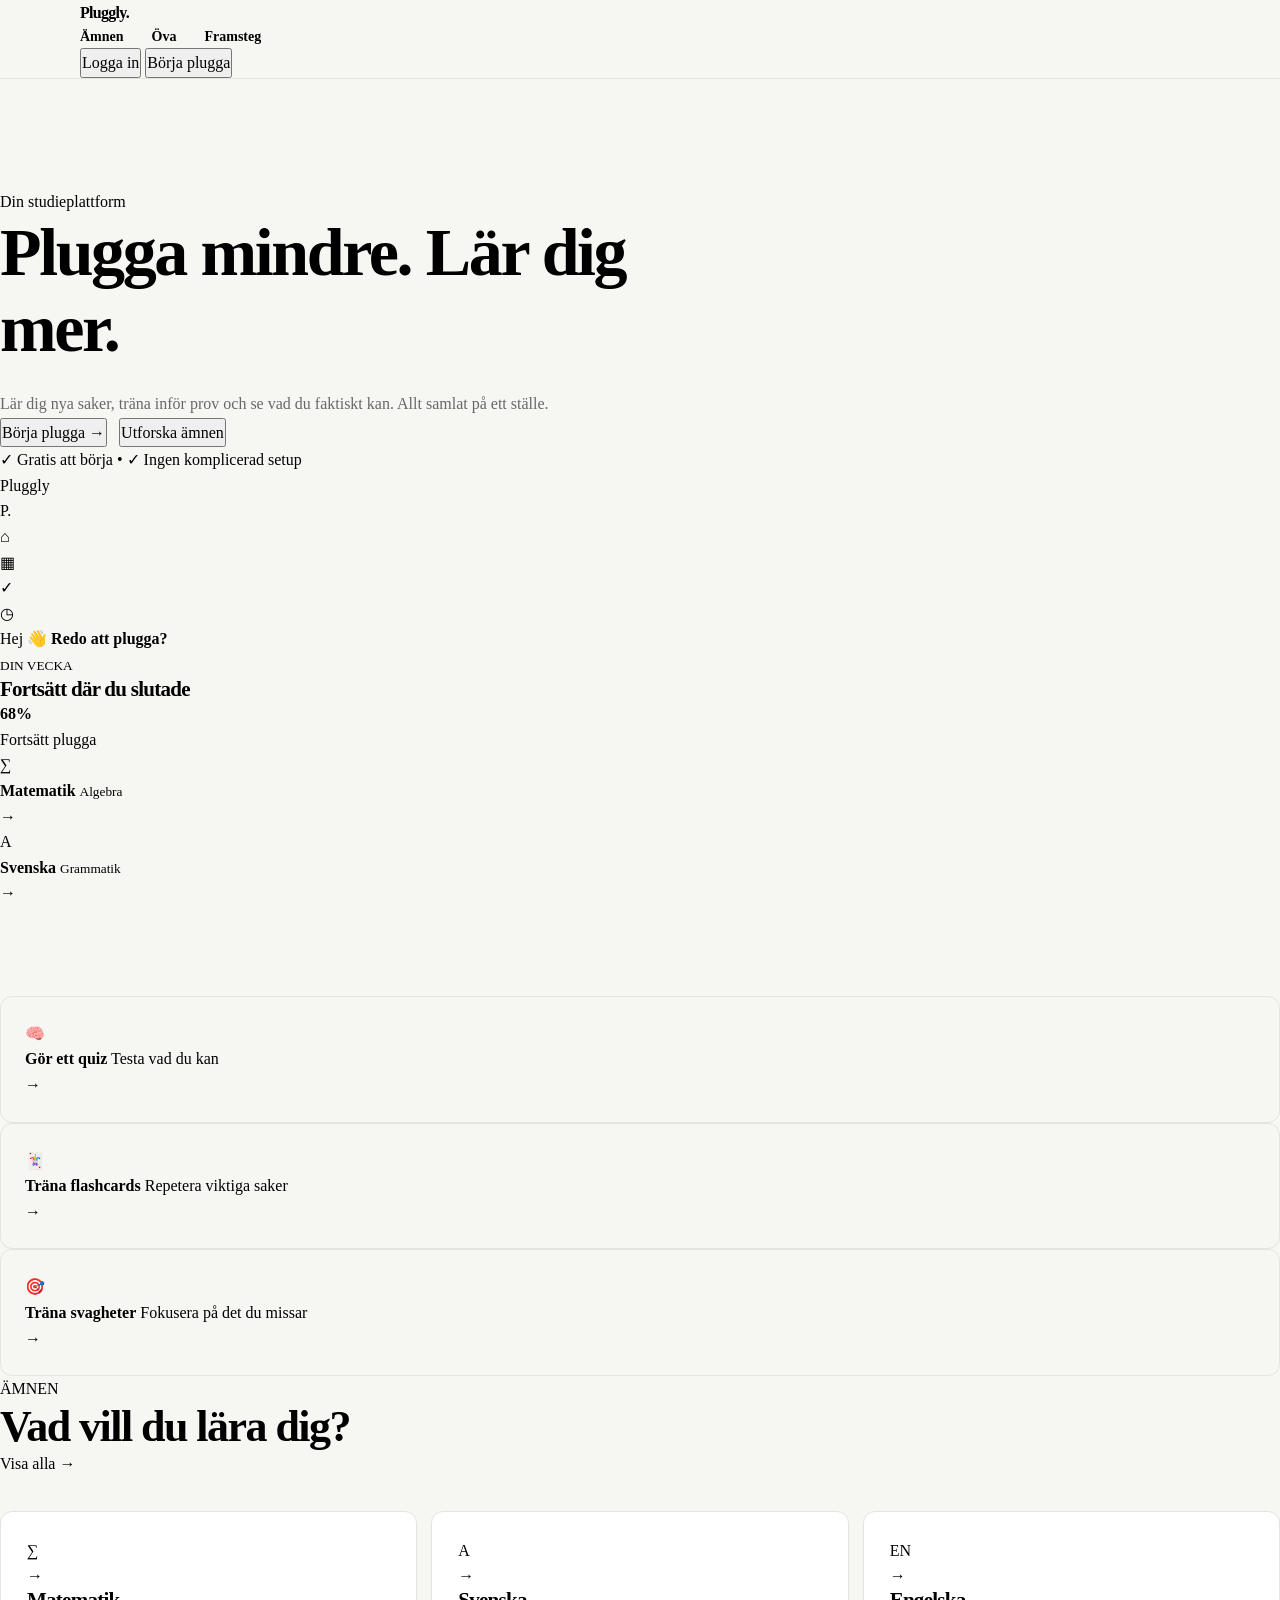
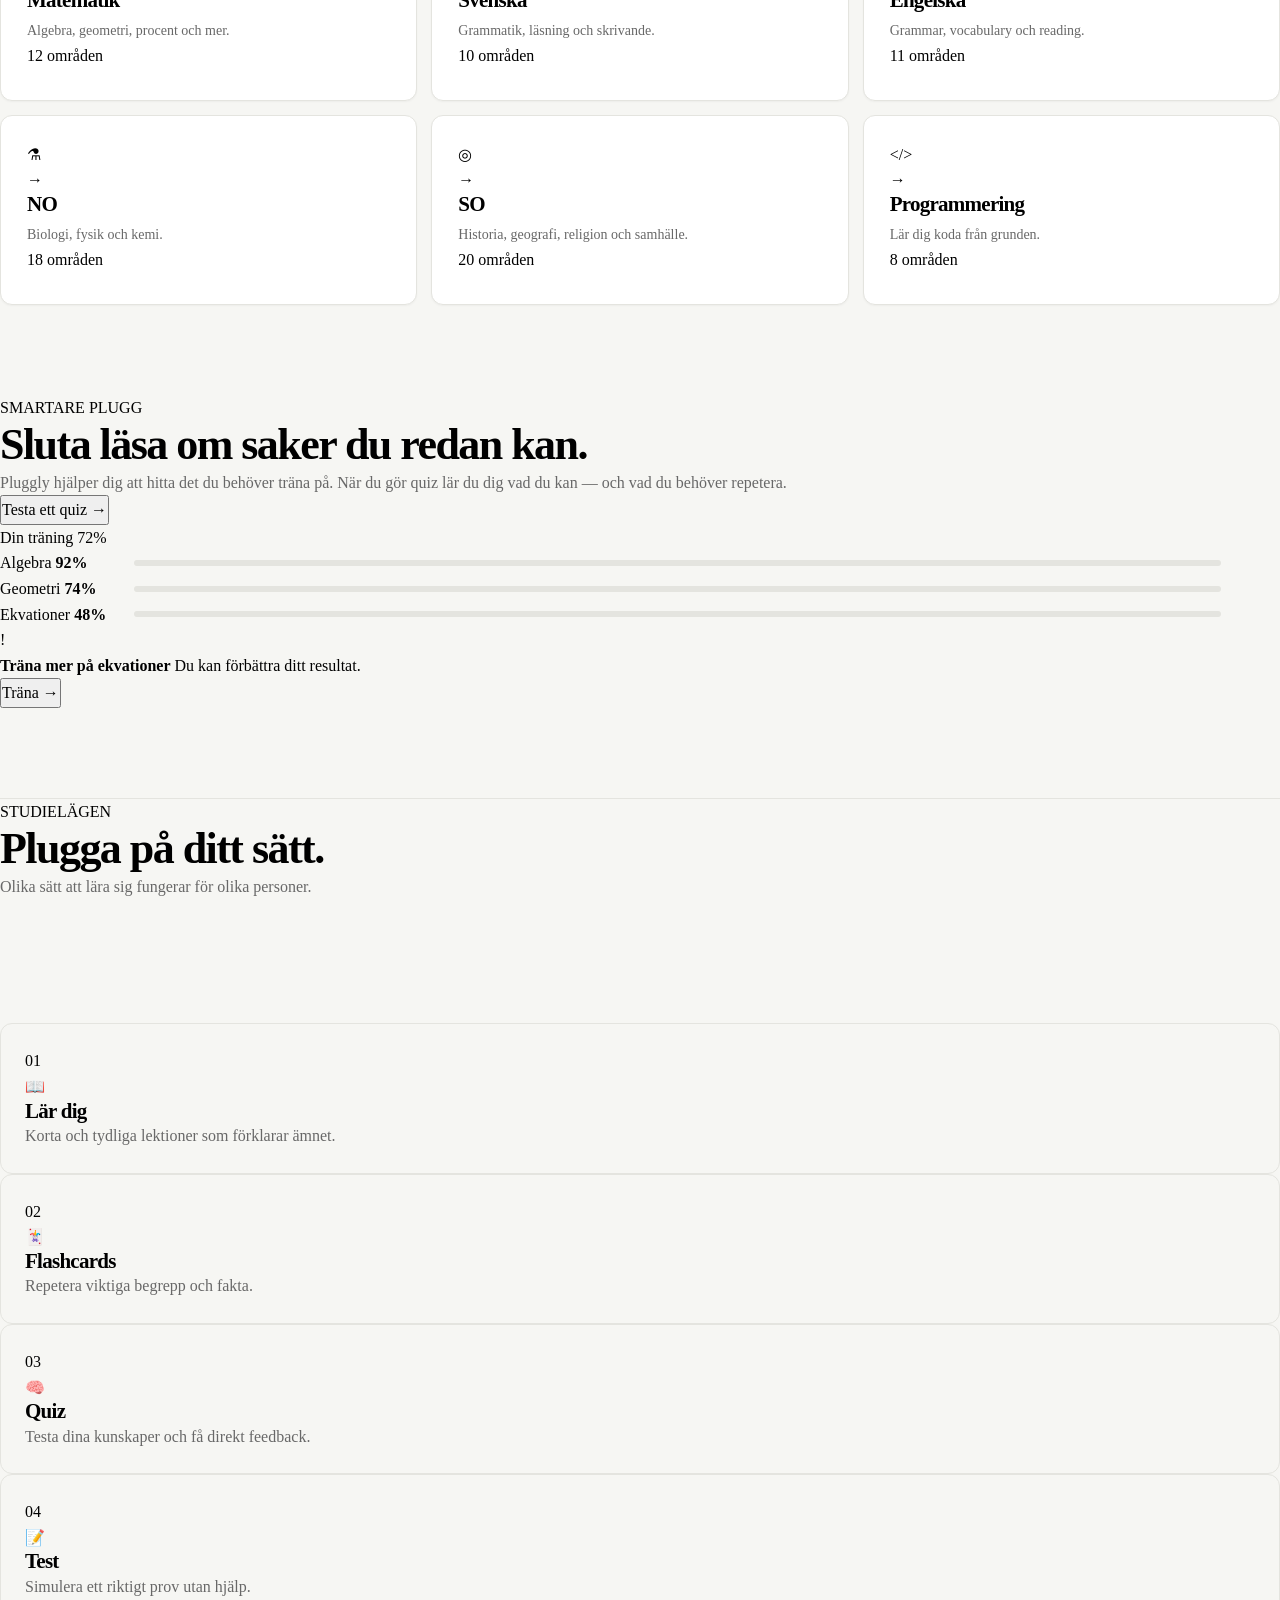
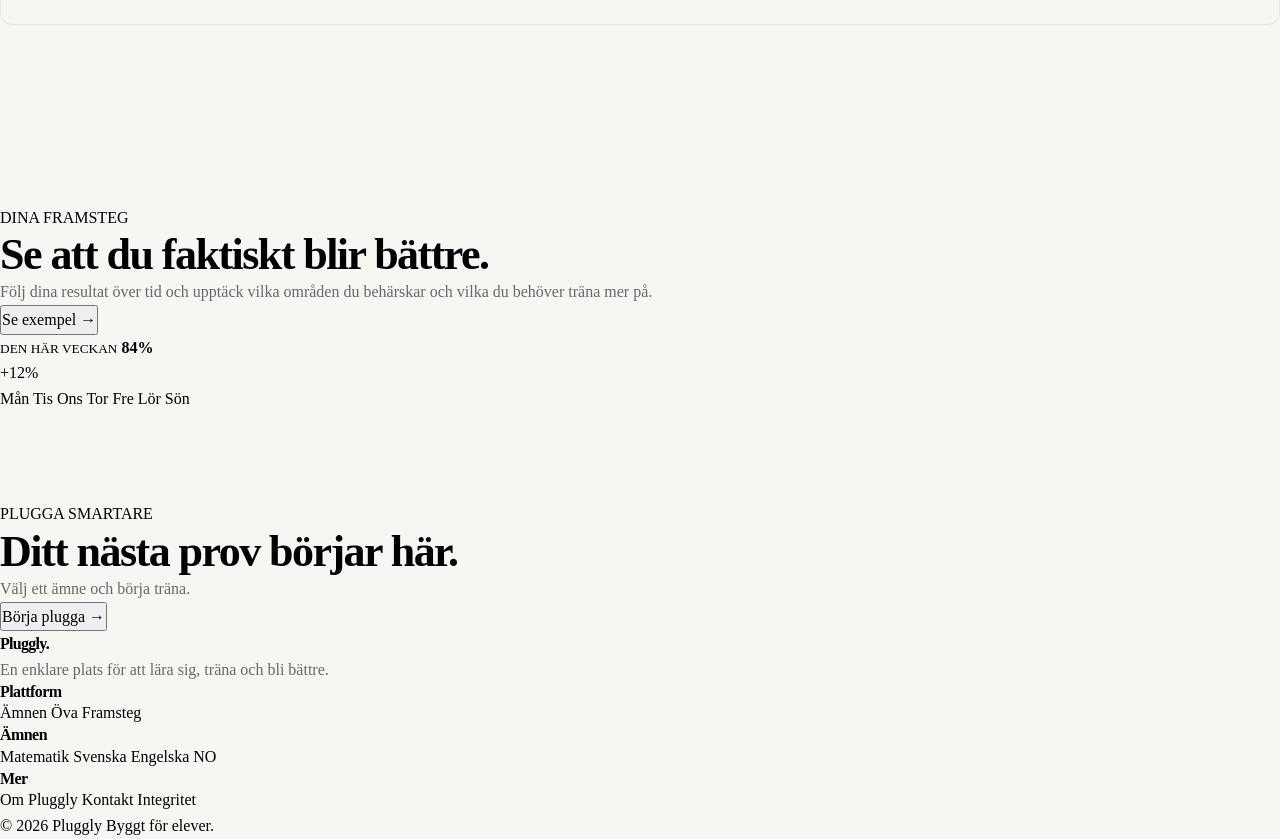
<file: index.html>
<!DOCTYPE html>
<html lang="sv">
<head>
  <meta charset="UTF-8">
  <meta name="viewport" content="width=device-width, initial-scale=1.0">

  <title>Pluggly — Plugga smartare</title>

  <meta
    name="description"
    content="Pluggly är en studieplattform där du kan lära dig, träna, göra quiz och följa dina framsteg."
  >

  <link rel="stylesheet" href="style.css">
</head>

<body>

  <!-- =========================
       NAVIGATION
  ========================== -->

  <header class="navbar">

    <a href="index.html" class="logo">
      Pluggly<span>.</span>
    </a>

    <nav class="nav-links">
      <a href="#subjects">Ämnen</a>
      <a href="#practice">Öva</a>
      <a href="#progress">Framsteg</a>
    </nav>

    <div class="nav-actions">
      <button class="nav-login">Logga in</button>
      <button class="nav-start">Börja plugga</button>
    </div>

  </header>


  <main>

    <!-- =========================
         HERO
    ========================== -->

    <section class="hero">

      <div class="hero-content">

        <div class="hero-badge">
          <span class="badge-dot"></span>
          Din studieplattform
        </div>

        <h1>
          Plugga mindre.
          <span>Lär dig mer.</span>
        </h1>

        <p class="hero-description">
          Lär dig nya saker, träna inför prov och se vad du faktiskt
          kan. Allt samlat på ett ställe.
        </p>

        <div class="hero-actions">

          <button class="primary-button">
            Börja plugga
            <span>→</span>
          </button>

          <button class="secondary-button">
            Utforska ämnen
          </button>

        </div>

        <div class="hero-note">
          ✓ Gratis att börja
          <span>•</span>
          ✓ Ingen komplicerad setup
        </div>

      </div>


      <!-- PRODUCT PREVIEW -->

      <div class="hero-preview">

        <div class="preview-window">

          <div class="preview-topbar">

            <div class="window-dots">
              <span></span>
              <span></span>
              <span></span>
            </div>

            <div class="preview-title">
              Pluggly
            </div>

          </div>


          <div class="preview-body">

            <aside class="preview-sidebar">

              <div class="sidebar-logo">
                P<span>.</span>
              </div>

              <div class="sidebar-item active">
                <span>⌂</span>
              </div>

              <div class="sidebar-item">
                <span>▦</span>
              </div>

              <div class="sidebar-item">
                <span>✓</span>
              </div>

              <div class="sidebar-item">
                <span>◷</span>
              </div>

            </aside>


            <div class="preview-content">

              <div class="preview-greeting">
                <span>Hej 👋</span>
                <strong>Redo att plugga?</strong>
              </div>


              <div class="preview-progress-card">

                <div>
                  <small>DIN VECKA</small>
                  <h3>Fortsätt där du slutade</h3>
                </div>

                <div class="mini-progress">
                  <strong>68%</strong>
                  <div>
                    <span></span>
                  </div>
                </div>

              </div>


              <div class="preview-section-title">
                Fortsätt plugga
              </div>


              <div class="mini-subjects">

                <div class="mini-card">
                  <div class="mini-icon math-icon">∑</div>
                  <div>
                    <strong>Matematik</strong>
                    <small>Algebra</small>
                  </div>
                  <span>→</span>
                </div>

                <div class="mini-card">
                  <div class="mini-icon swedish-icon">A</div>
                  <div>
                    <strong>Svenska</strong>
                    <small>Grammatik</small>
                  </div>
                  <span>→</span>
                </div>

              </div>

            </div>

          </div>

        </div>

      </div>

    </section>


    <!-- =========================
         QUICK START
    ========================== -->

    <section class="quick-start">

      <div class="quick-card">
        <div class="quick-icon">🧠</div>

        <div>
          <strong>Gör ett quiz</strong>
          <span>Testa vad du kan</span>
        </div>

        <span class="quick-arrow">→</span>
      </div>


      <div class="quick-card">
        <div class="quick-icon">🃏</div>

        <div>
          <strong>Träna flashcards</strong>
          <span>Repetera viktiga saker</span>
        </div>

        <span class="quick-arrow">→</span>
      </div>


      <div class="quick-card">
        <div class="quick-icon">🎯</div>

        <div>
          <strong>Träna svagheter</strong>
          <span>Fokusera på det du missar</span>
        </div>

        <span class="quick-arrow">→</span>
      </div>

    </section>


    <!-- =========================
         SUBJECTS
    ========================== -->

    <section class="section" id="subjects">

      <div class="section-heading">

        <div>
          <span class="section-label">ÄMNEN</span>

          <h2>
            Vad vill du lära dig?
          </h2>
        </div>

        <a href="#" class="section-link">
          Visa alla →
        </a>

      </div>


      <div class="subjects-grid">

        <a href="#" class="subject-card">

          <div class="subject-top">
            <div class="subject-icon math">∑</div>
            <span>→</span>
          </div>

          <h3>Matematik</h3>

          <p>
            Algebra, geometri, procent och mer.
          </p>

          <div class="subject-meta">
            <span>12 områden</span>
          </div>

        </a>


        <a href="#" class="subject-card">

          <div class="subject-top">
            <div class="subject-icon swedish">A</div>
            <span>→</span>
          </div>

          <h3>Svenska</h3>

          <p>
            Grammatik, läsning och skrivande.
          </p>

          <div class="subject-meta">
            <span>10 områden</span>
          </div>

        </a>


        <a href="#" class="subject-card">

          <div class="subject-top">
            <div class="subject-icon english">EN</div>
            <span>→</span>
          </div>

          <h3>Engelska</h3>

          <p>
            Grammar, vocabulary och reading.
          </p>

          <div class="subject-meta">
            <span>11 områden</span>
          </div>

        </a>


        <a href="#" class="subject-card">

          <div class="subject-top">
            <div class="subject-icon science">⚗</div>
            <span>→</span>
          </div>

          <h3>NO</h3>

          <p>
            Biologi, fysik och kemi.
          </p>

          <div class="subject-meta">
            <span>18 områden</span>
          </div>

        </a>


        <a href="#" class="subject-card">

          <div class="subject-top">
            <div class="subject-icon social">◎</div>
            <span>→</span>
          </div>

          <h3>SO</h3>

          <p>
            Historia, geografi, religion och samhälle.
          </p>

          <div class="subject-meta">
            <span>20 områden</span>
          </div>

        </a>


        <a href="#" class="subject-card">

          <div class="subject-top">
            <div class="subject-icon coding">&lt;/&gt;</div>
            <span>→</span>
          </div>

          <h3>Programmering</h3>

          <p>
            Lär dig koda från grunden.
          </p>

          <div class="subject-meta">
            <span>8 områden</span>
          </div>

        </a>

      </div>

    </section>


    <!-- =========================
         PRACTICE
    ========================== -->

    <section class="section practice-section" id="practice">

      <div class="practice-layout">

        <div class="practice-copy">

          <span class="section-label">
            SMARTARE PLUGG
          </span>

          <h2>
            Sluta läsa om saker
            du redan kan.
          </h2>

          <p>
            Pluggly hjälper dig att hitta det du behöver träna på.
            När du gör quiz lär du dig vad du kan — och vad du behöver
            repetera.
          </p>

          <button class="primary-button">
            Testa ett quiz
            <span>→</span>
          </button>

        </div>


        <div class="practice-visual">

          <div class="practice-header">
            <span>Din träning</span>
            <span class="practice-score">72%</span>
          </div>


          <div class="skill-row">

            <div class="skill-info">
              <span>Algebra</span>
              <strong>92%</strong>
            </div>

            <div class="skill-bar">
              <span style="width: 92%;"></span>
            </div>

          </div>


          <div class="skill-row">

            <div class="skill-info">
              <span>Geometri</span>
              <strong>74%</strong>
            </div>

            <div class="skill-bar">
              <span style="width: 74%;"></span>
            </div>

          </div>


          <div class="skill-row">

            <div class="skill-info">
              <span>Ekvationer</span>
              <strong>48%</strong>
            </div>

            <div class="skill-bar">
              <span style="width: 48%;"></span>
            </div>

          </div>


          <div class="weak-topic">

            <div class="weak-icon">
              !
            </div>

            <div>
              <strong>Träna mer på ekvationer</strong>
              <span>Du kan förbättra ditt resultat.</span>
            </div>

            <button>
              Träna →
            </button>

          </div>

        </div>

      </div>

    </section>


    <!-- =========================
         STUDY MODES
    ========================== -->

    <section class="section">

      <div class="section-heading centered">

        <span class="section-label">
          STUDIELÄGEN
        </span>

        <h2>
          Plugga på ditt sätt.
        </h2>

        <p>
          Olika sätt att lära sig fungerar för olika personer.
        </p>

      </div>


      <div class="study-modes">

        <div class="mode-card">

          <div class="mode-number">
            01
          </div>

          <div class="mode-icon">
            📖
          </div>

          <h3>
            Lär dig
          </h3>

          <p>
            Korta och tydliga lektioner som förklarar ämnet.
          </p>

        </div>


        <div class="mode-card">

          <div class="mode-number">
            02
          </div>

          <div class="mode-icon">
            🃏
          </div>

          <h3>
            Flashcards
          </h3>

          <p>
            Repetera viktiga begrepp och fakta.
          </p>

        </div>


        <div class="mode-card">

          <div class="mode-number">
            03
          </div>

          <div class="mode-icon">
            🧠
          </div>

          <h3>
            Quiz
          </h3>

          <p>
            Testa dina kunskaper och få direkt feedback.
          </p>

        </div>


        <div class="mode-card">

          <div class="mode-number">
            04
          </div>

          <div class="mode-icon">
            📝
          </div>

          <h3>
            Test
          </h3>

          <p>
            Simulera ett riktigt prov utan hjälp.
          </p>

        </div>

      </div>

    </section>


    <!-- =========================
         PROGRESS
    ========================== -->

    <section class="section progress-section" id="progress">

      <div class="progress-layout">

        <div>

          <span class="section-label">
            DINA FRAMSTEG
          </span>

          <h2>
            Se att du faktiskt
            blir bättre.
          </h2>

          <p>
            Följ dina resultat över tid och upptäck vilka områden
            du behärskar och vilka du behöver träna mer på.
          </p>

          <button class="secondary-button">
            Se exempel →
          </button>

        </div>


        <div class="progress-dashboard">

          <div class="dashboard-header">

            <div>
              <small>DEN HÄR VECKAN</small>
              <strong>84%</strong>
            </div>

            <span class="positive">
              +12%
            </span>

          </div>


          <div class="chart">

            <div class="chart-line line-one"></div>
            <div class="chart-line line-two"></div>
            <div class="chart-line line-three"></div>

            <div class="chart-points">
              <span></span>
              <span></span>
              <span></span>
              <span></span>
              <span></span>
              <span></span>
              <span></span>
            </div>

          </div>


          <div class="chart-days">
            <span>Mån</span>
            <span>Tis</span>
            <span>Ons</span>
            <span>Tor</span>
            <span>Fre</span>
            <span>Lör</span>
            <span>Sön</span>
          </div>

        </div>

      </div>

    </section>


    <!-- =========================
         FINAL CTA
    ========================== -->

    <section class="final-cta">

      <div class="cta-content">

        <span class="section-label">
          PLUGGA SMARTARE
        </span>

        <h2>
          Ditt nästa prov
          börjar här.
        </h2>

        <p>
          Välj ett ämne och börja träna.
        </p>

        <button class="primary-button">
          Börja plugga
          <span>→</span>
        </button>

      </div>

    </section>

  </main>


  <!-- =========================
       FOOTER
  ========================== -->

  <footer>

    <div class="footer-main">

      <div class="footer-brand">

        <a href="index.html" class="logo">
          Pluggly<span>.</span>
        </a>

        <p>
          En enklare plats för att lära sig,
          träna och bli bättre.
        </p>

      </div>


      <div class="footer-column">

        <h4>Plattform</h4>

        <a href="#subjects">Ämnen</a>
        <a href="#practice">Öva</a>
        <a href="#progress">Framsteg</a>

      </div>


      <div class="footer-column">

        <h4>Ämnen</h4>

        <a href="#">Matematik</a>
        <a href="#">Svenska</a>
        <a href="#">Engelska</a>
        <a href="#">NO</a>

      </div>


      <div class="footer-column">

        <h4>Mer</h4>

        <a href="#">Om Pluggly</a>
        <a href="#">Kontakt</a>
        <a href="#">Integritet</a>

      </div>

    </div>


    <div class="footer-bottom">

      <span>
        © 2026 Pluggly
      </span>

      <span>
        Byggt för elever.
      </span>

    </div>

  </footer>


  <script src="script.js"></script>

</body>
</html>
</file>
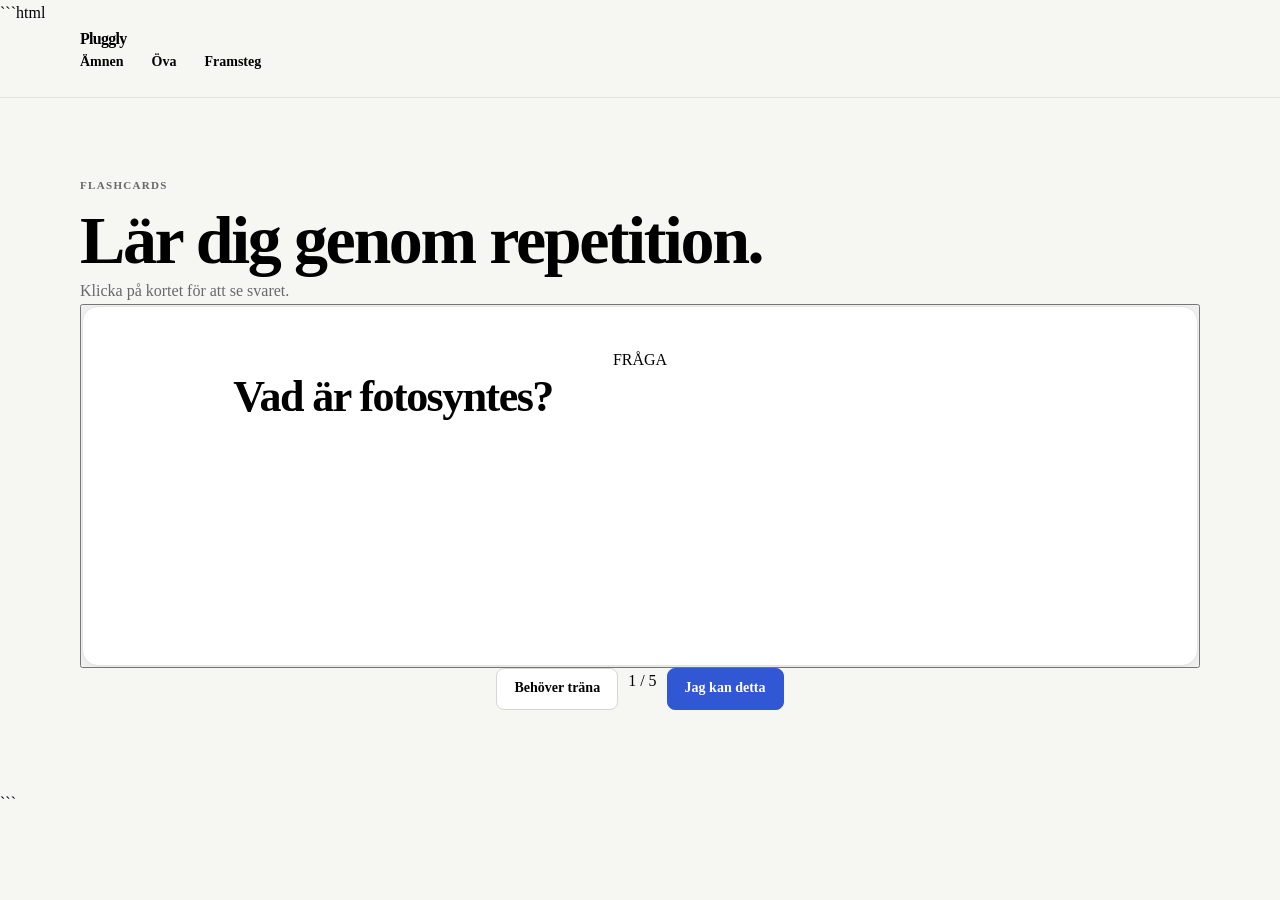
<file: flashcards.html>
```html
<!DOCTYPE html>
<html lang="sv">
<head>
    <meta charset="UTF-8">
    <meta name="viewport" content="width=device-width, initial-scale=1.0">
    <title>Flashcards — Pluggly</title>
    <link rel="stylesheet" href="style.css">
</head>

<body>

<header class="navbar">
    <a href="index.html" class="logo">Pluggly</a>

    <nav>
        <a href="subjects.html">Ämnen</a>
        <a href="quiz.html">Öva</a>
        <a href="index.html#progress">Framsteg</a>
    </nav>
</header>

<main>

    <section class="flashcards-page">

        <div class="container">

            <div class="flashcards-header">
                <p class="eyebrow">FLASHCARDS</p>
                <h1>Lär dig genom repetition.</h1>
                <p>
                    Klicka på kortet för att se svaret.
                </p>
            </div>

            <div class="flashcard-wrapper">

                <button
                    id="flashcard"
                    class="flashcard"
                >

                    <div class="flashcard-inner">

                        <div class="flashcard-front">
                            <span>FRÅGA</span>
                            <h2 id="card-question">
                                Vad är fotosyntes?
                            </h2>
                        </div>

                        <div class="flashcard-back">
                            <span>SVAR</span>
                            <h2 id="card-answer">
                                Processen där växter omvandlar
                                ljusenergi till kemisk energi.
                            </h2>
                        </div>

                    </div>

                </button>

            </div>

            <div class="flashcard-controls">

                <button
                    id="wrong-card"
                    class="btn btn-secondary"
                >
                    Behöver träna
                </button>

                <span id="card-counter">
                    1 / 5
                </span>

                <button
                    id="right-card"
                    class="btn btn-primary"
                >
                    Jag kan detta
                </button>

            </div>

        </div>

    </section>

</main>

<script src="script.js"></script>

<script>

const cards = [
    {
        question: "Vad är fotosyntes?",
        answer: "Processen där växter omvandlar ljusenergi till kemisk energi."
    },
    {
        question: "Vad är en atom?",
        answer: "Den minsta enheten av ett grundämne som behåller ämnets egenskaper."
    },
    {
        question: "Vad är gravitation?",
        answer: "En kraft som drar objekt med massa mot varandra."
    },
    {
        question: "Vad är en cell?",
        answer: "Den minsta grundläggande enheten som bygger upp levande organismer."
    },
    {
        question: "Vad är DNA?",
        answer: "Molekylen som innehåller genetisk information."
    }
];

let currentCard = 0;

const flashcard =
    document.getElementById("flashcard");

const question =
    document.getElementById("card-question");

const answer =
    document.getElementById("card-answer");

const counter =
    document.getElementById("card-counter");

function loadCard() {

    flashcard.classList.remove("flipped");

    question.textContent =
        cards[currentCard].question;

    answer.textContent =
        cards[currentCard].answer;

    counter.textContent =
        `${currentCard + 1} / ${cards.length}`;
}

flashcard.addEventListener("click", () => {
    flashcard.classList.toggle("flipped");
});

document
    .getElementById("right-card")
    .addEventListener("click", () => {

        nextCard();
    });

document
    .getElementById("wrong-card")
    .addEventListener("click", () => {

        nextCard();
    });

function nextCard() {

    currentCard++;

    if (currentCard >= cards.length) {
        currentCard = 0;
    }

    loadCard();
}

loadCard();

</script>

</body>
</html>
```
</file>
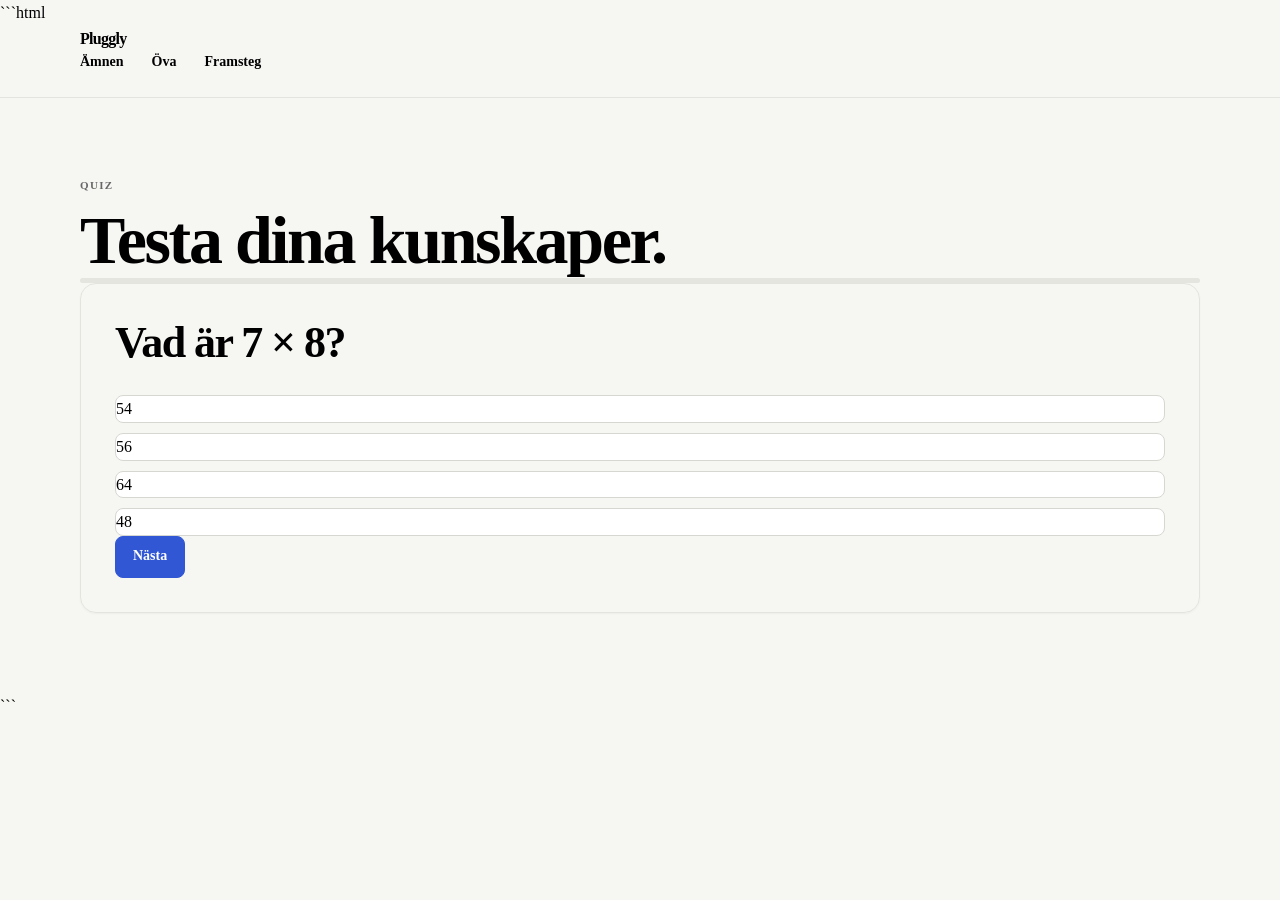
<file: quiz.html>
```html
<!DOCTYPE html>
<html lang="sv">
<head>
    <meta charset="UTF-8">
    <meta name="viewport" content="width=device-width, initial-scale=1.0">
    <title>Quiz — Pluggly</title>
    <link rel="stylesheet" href="style.css">
</head>

<body>

<header class="navbar">
    <a href="index.html" class="logo">Pluggly</a>

    <nav>
        <a href="subjects.html">Ämnen</a>
        <a href="quiz.html" class="active">Öva</a>
        <a href="index.html#progress">Framsteg</a>
    </nav>
</header>

<main>

    <section class="quiz-page">
        <div class="container">

            <div class="quiz-header">
                <p class="eyebrow">QUIZ</p>
                <h1>Testa dina kunskaper.</h1>

                <div class="quiz-progress">
                    <span id="question-counter">Fråga 1 av 5</span>

                    <div class="quiz-progress-bar">
                        <div id="quiz-progress-fill"></div>
                    </div>
                </div>
            </div>

            <div class="quiz-card">

                <h2 id="question">
                    Vad är 7 × 8?
                </h2>

                <div id="answers" class="answers">

                    <button class="answer" data-answer="54">
                        54
                    </button>

                    <button class="answer" data-answer="56">
                        56
                    </button>

                    <button class="answer" data-answer="64">
                        64
                    </button>

                    <button class="answer" data-answer="48">
                        48
                    </button>

                </div>

                <button
                    id="next-question"
                    class="btn btn-primary next-button"
                    disabled
                >
                    Nästa
                </button>

            </div>

        </div>
    </section>

</main>

<script src="script.js"></script>

<script>

const questions = [
    {
        question: "Vad är 7 × 8?",
        answers: ["54", "56", "64", "48"],
        correct: "56"
    },
    {
        question: "Vad är 12²?",
        answers: ["124", "144", "132", "154"],
        correct: "144"
    },
    {
        question: "Vilket tal är ett primtal?",
        answers: ["21", "27", "29", "33"],
        correct: "29"
    },
    {
        question: "Vad är 100 ÷ 4?",
        answers: ["20", "25", "30", "40"],
        correct: "25"
    },
    {
        question: "Vad är 15 + 27?",
        answers: ["32", "40", "42", "45"],
        correct: "42"
    }
];

let currentQuestion = 0;
let score = 0;
let answered = false;

const questionElement =
    document.getElementById("question");

const answersElement =
    document.getElementById("answers");

const nextButton =
    document.getElementById("next-question");

const counter =
    document.getElementById("question-counter");

const progressFill =
    document.getElementById("quiz-progress-fill");

function loadQuestion() {

    answered = false;
    nextButton.disabled = true;

    const question = questions[currentQuestion];

    questionElement.textContent =
        question.question;

    counter.textContent =
        `Fråga ${currentQuestion + 1} av ${questions.length}`;

    progressFill.style.width =
        `${((currentQuestion + 1) / questions.length) * 100}%`;

    answersElement.innerHTML = "";

    question.answers.forEach(answer => {

        const button =
            document.createElement("button");

        button.className = "answer";
        button.textContent = answer;

        button.addEventListener("click", () => {
            selectAnswer(button, answer);
        });

        answersElement.appendChild(button);
    });
}

function selectAnswer(button, answer) {

    if (answered) return;

    answered = true;

    const correct =
        questions[currentQuestion].correct;

    const buttons =
        document.querySelectorAll(".answer");

    buttons.forEach(btn => {
        btn.disabled = true;

        if (btn.textContent === correct) {
            btn.classList.add("correct");
        }
    });

    if (answer === correct) {
        score++;
    } else {
        button.classList.add("wrong");
    }

    nextButton.disabled = false;
}

nextButton.addEventListener("click", () => {

    currentQuestion++;

    if (currentQuestion >= questions.length) {
        finishQuiz();
        return;
    }

    loadQuestion();
});

function finishQuiz() {

    const percentage =
        Math.round(
            (score / questions.length) * 100
        );

    localStorage.setItem(
        "plugglyLastScore",
        percentage
    );

    let progress =
        Number(
            localStorage.getItem("plugglyProgress") || 0
        );

    progress =
        Math.min(100, progress + 5);

    localStorage.setItem(
        "plugglyProgress",
        progress
    );

    document.querySelector(".quiz-card").innerHTML = `
        <div class="quiz-result">
            <p class="eyebrow">KLART</p>

            <h2>${score} av ${questions.length}</h2>

            <p>
                Du fick ${percentage}% rätt.
            </p>

            <a href="subjects.html" class="btn btn-primary">
                Fortsätt plugga
            </a>

            <button
                onclick="location.reload()"
                class="btn btn-secondary"
            >
                Gör igen
            </button>
        </div>
    `;
}

loadQuestion();

</script>

</body>
</html>
```
</file>
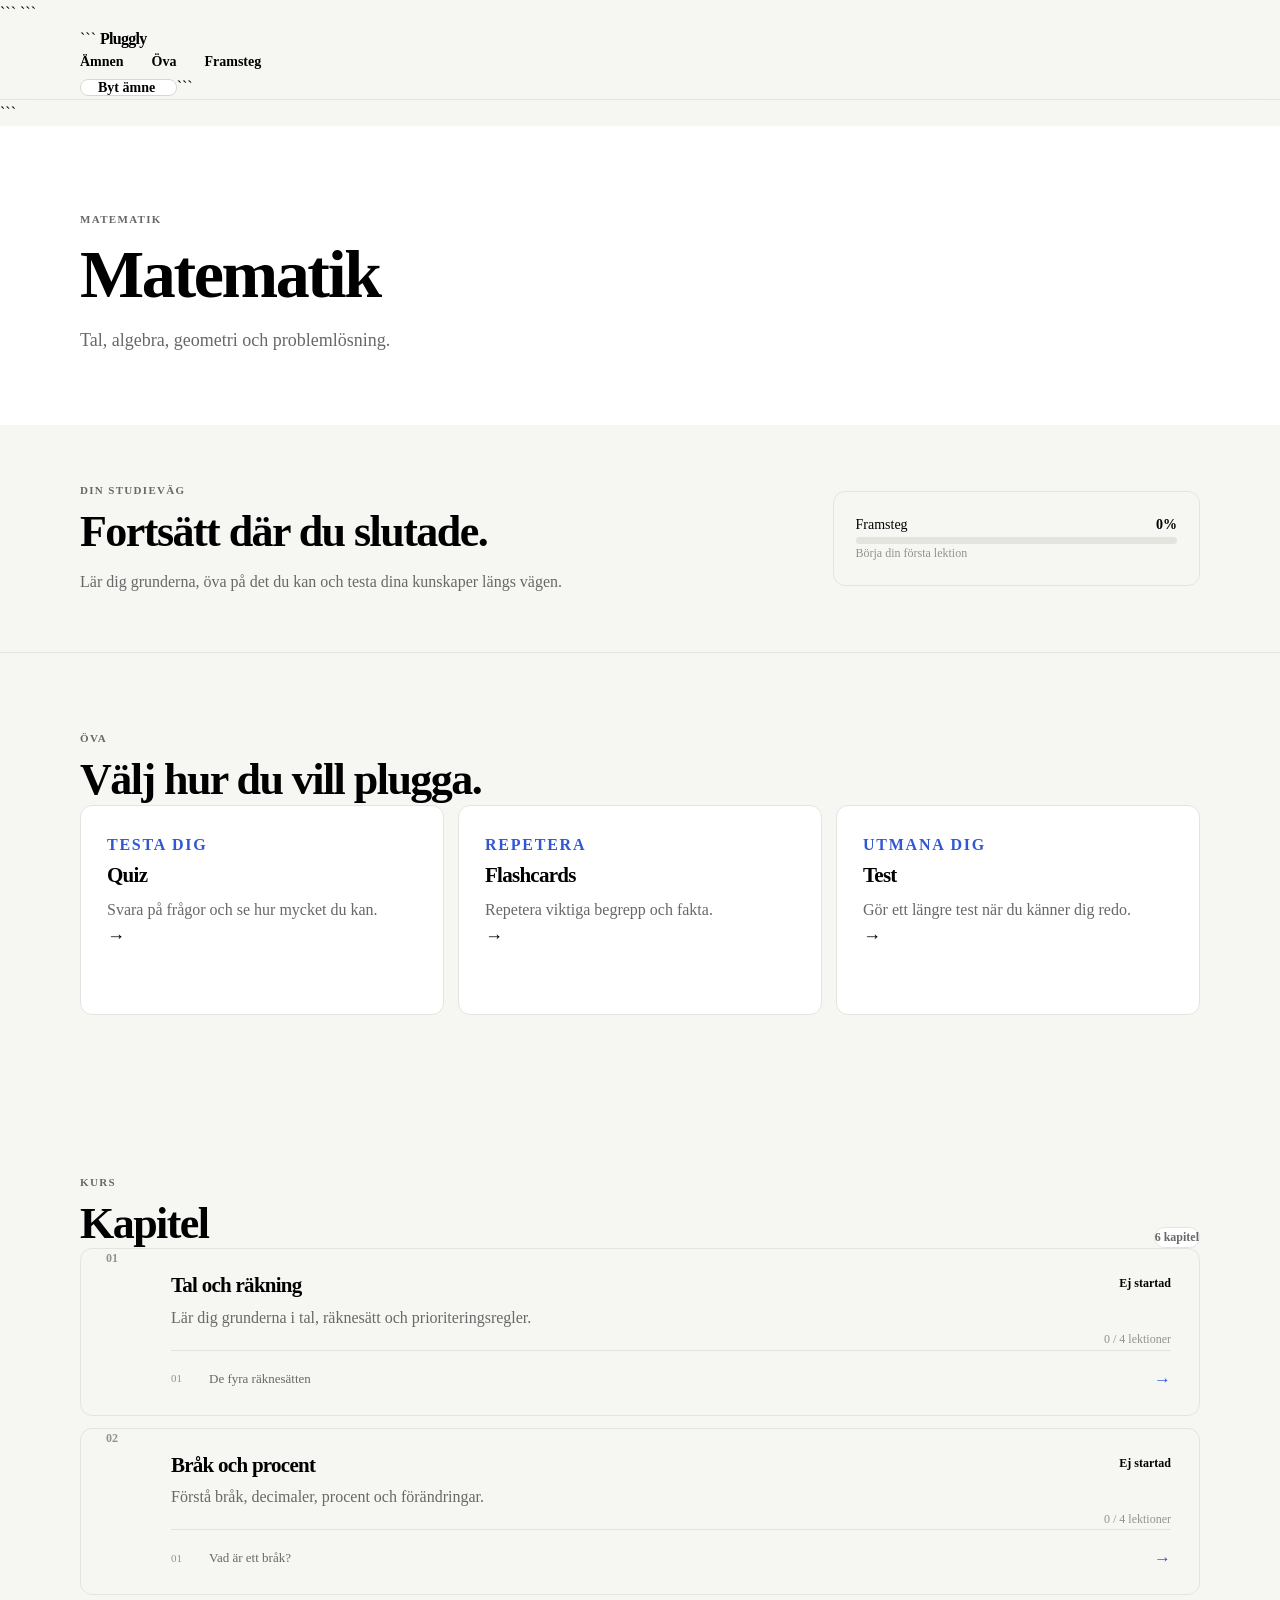
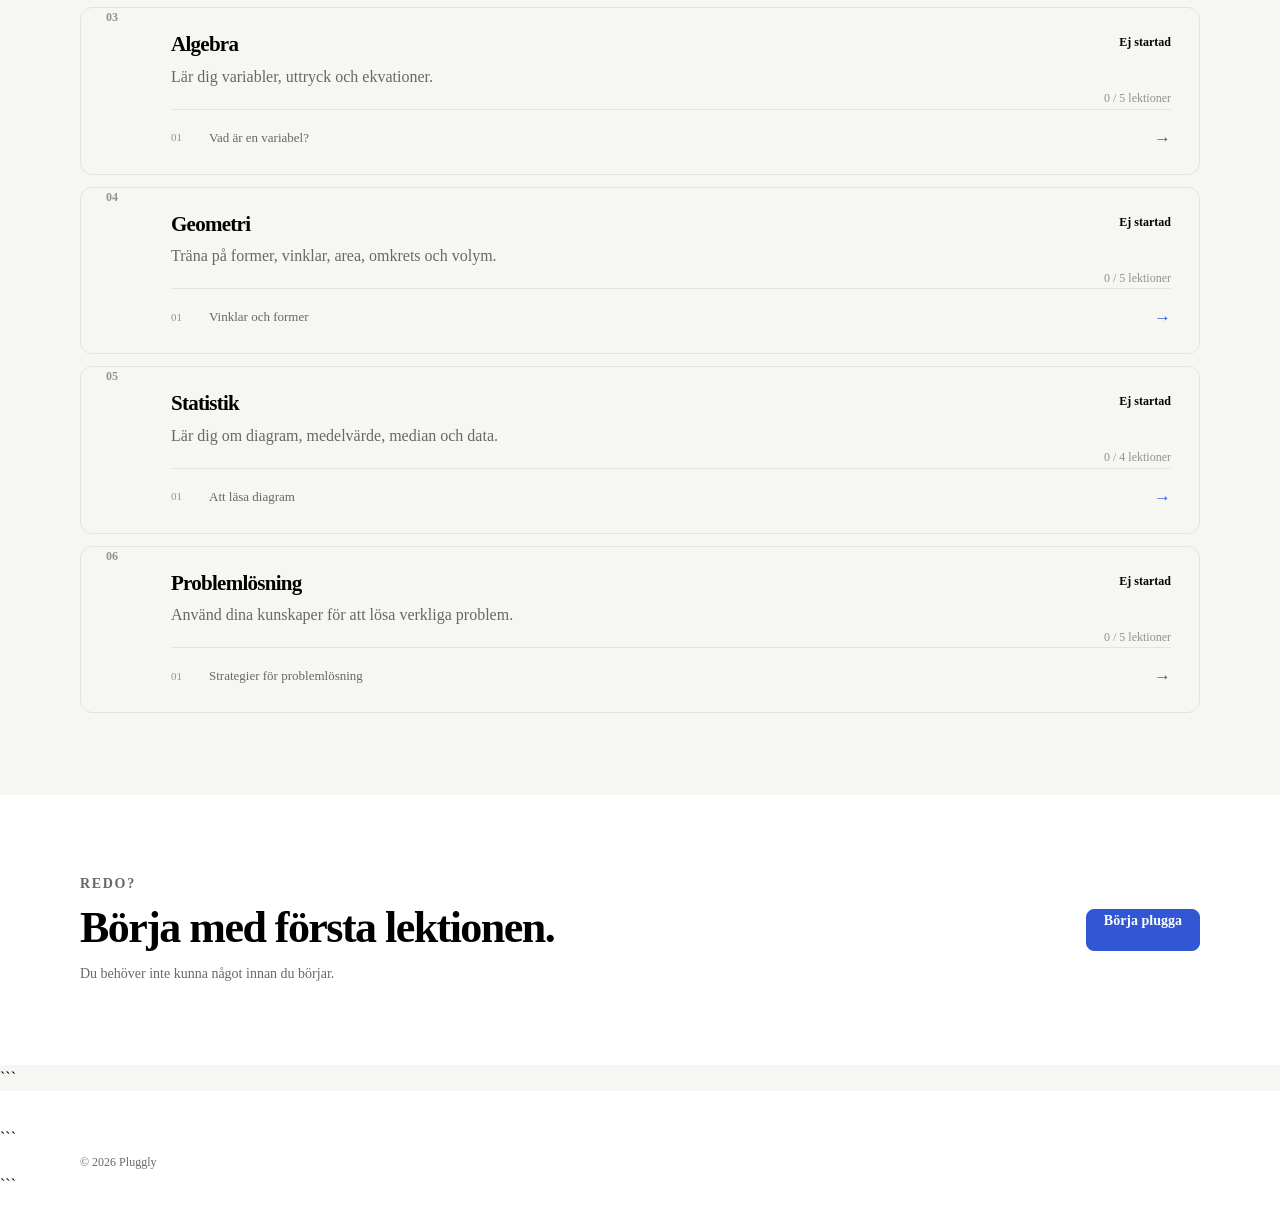
<file: study.html>
<!DOCTYPE html>

<html lang="sv">
<head>
    <meta charset="UTF-8">
    <meta name="viewport" content="width=device-width, initial-scale=1.0">

```
<title>Plugga — Pluggly</title>

<link rel="stylesheet" href="style.css">
```

</head>

<body>

<header class="navbar">

```
<a href="index.html" class="logo">
    Pluggly
</a>

<nav>
    <a href="subjects.html">Ämnen</a>
    <a href="quiz.html">Öva</a>
    <a href="index.html#progress">Framsteg</a>
</nav>

<a href="subjects.html" class="btn btn-secondary">
    Byt ämne
</a>
```

</header>

<main>

```
<!-- =========================================
     SUBJECT HERO
     ========================================= -->

<section class="page-hero">

    <div class="container">

        <p class="eyebrow" id="subject-label">
            ÄMNE
        </p>

        <h1 id="subject-title">
            Matematik
        </h1>

        <p id="subject-description">
            Tal, algebra, geometri och problemlösning.
        </p>

    </div>

</section>


<!-- =========================================
     OVERVIEW
     ========================================= -->

<section class="study-overview">

    <div class="container">

        <div class="study-overview-grid">

            <div class="overview-main">

                <p class="eyebrow">
                    DIN STUDIEVÄG
                </p>

                <h2>
                    Fortsätt där du slutade.
                </h2>

                <p>
                    Lär dig grunderna, öva på det du kan
                    och testa dina kunskaper längs vägen.
                </p>

            </div>


            <div class="overview-progress">

                <div class="progress-top">

                    <span>
                        Framsteg
                    </span>

                    <strong id="overall-progress">
                        0%
                    </strong>

                </div>

                <div class="progress-bar">

                    <div
                        class="progress-fill"
                        id="overall-progress-fill"
                        style="width: 0%"
                    ></div>

                </div>

                <span class="progress-note">
                    Börja din första lektion
                </span>

            </div>

        </div>

    </div>

</section>


<!-- =========================================
     QUICK ACTIONS
     ========================================= -->

<section class="study-tools">

    <div class="container">

        <div class="section-header">

            <div>

                <p class="eyebrow">
                    ÖVA
                </p>

                <h2>
                    Välj hur du vill plugga.
                </h2>

            </div>

        </div>


        <div class="study-tools-grid">

            <a
                href="quiz.html"
                class="study-tool"
                id="quiz-link"
            >

                <span class="tool-label">
                    TESTA DIG
                </span>

                <h3>
                    Quiz
                </h3>

                <p>
                    Svara på frågor och se hur
                    mycket du kan.
                </p>

                <span class="tool-arrow">
                    →
                </span>

            </a>


            <a
                href="flashcards.html"
                class="study-tool"
                id="flashcards-link"
            >

                <span class="tool-label">
                    REPETERA
                </span>

                <h3>
                    Flashcards
                </h3>

                <p>
                    Repetera viktiga begrepp
                    och fakta.
                </p>

                <span class="tool-arrow">
                    →
                </span>

            </a>


            <a
                href="quiz.html"
                class="study-tool"
                id="test-link"
            >

                <span class="tool-label">
                    UTMANA DIG
                </span>

                <h3>
                    Test
                </h3>

                <p>
                    Gör ett längre test när
                    du känner dig redo.
                </p>

                <span class="tool-arrow">
                    →
                </span>

            </a>

        </div>

    </div>

</section>


<!-- =========================================
     CHAPTERS
     ========================================= -->

<section class="chapters-section" id="chapters">

    <div class="container">

        <div class="section-header">

            <div>

                <p class="eyebrow">
                    KURS
                </p>

                <h2>
                    Kapitel
                </h2>

            </div>

            <span
                class="chapter-count"
                id="chapter-count"
            >
                6 kapitel
            </span>

        </div>


        <!-- Chapters are generated automatically -->
        <div
            class="chapter-list"
            id="chapter-list"
        ></div>

    </div>

</section>


<!-- =========================================
     BOTTOM CTA
     ========================================= -->

<section class="study-bottom">

    <div class="container">

        <div class="study-bottom-inner">

            <div>

                <p class="eyebrow">
                    REDO?
                </p>

                <h2>
                    Börja med första lektionen.
                </h2>

                <p>
                    Du behöver inte kunna något
                    innan du börjar.
                </p>

            </div>

            <a
                href="#chapters"
                class="btn btn-primary"
                id="start-first-lesson"
            >
                Börja plugga
            </a>

        </div>

    </div>

</section>
```

</main>

<footer class="footer">

```
<div class="container">

    <p>
        © 2026 Pluggly
    </p>

</div>
```

</footer>

<script src="script.js"></script>

<script>

document.addEventListener("DOMContentLoaded", () => {

    /* =========================================
       GET SUBJECT FROM URL
       ========================================= */

    const params = new URLSearchParams(
        window.location.search
    );

    const subjectKey =
        params.get("subject") || "matematik";


    /* =========================================
       SUBJECT DATA
       ========================================= */

    const subjects = {

        matematik: {

            name: "Matematik",

            description:
                "Tal, algebra, geometri och problemlösning.",

            chapters: [

                {
                    title: "Tal och räkning",
                    description:
                        "Lär dig grunderna i tal, räknesätt och prioriteringsregler.",
                    lessons: 4,
                    firstLesson: "De fyra räknesätten"
                },

                {
                    title: "Bråk och procent",
                    description:
                        "Förstå bråk, decimaler, procent och förändringar.",
                    lessons: 4,
                    firstLesson: "Vad är ett bråk?"
                },

                {
                    title: "Algebra",
                    description:
                        "Lär dig variabler, uttryck och ekvationer.",
                    lessons: 5,
                    firstLesson: "Vad är en variabel?"
                },

                {
                    title: "Geometri",
                    description:
                        "Träna på former, vinklar, area, omkrets och volym.",
                    lessons: 5,
                    firstLesson: "Vinklar och former"
                },

                {
                    title: "Statistik",
                    description:
                        "Lär dig om diagram, medelvärde, median och data.",
                    lessons: 4,
                    firstLesson: "Att läsa diagram"
                },

                {
                    title: "Problemlösning",
                    description:
                        "Använd dina kunskaper för att lösa verkliga problem.",
                    lessons: 5,
                    firstLesson: "Strategier för problemlösning"
                }

            ]

        },


        svenska: {

            name: "Svenska",

            description:
                "Grammatik, läsförståelse, skrivande och litteratur.",

            chapters: [

                {
                    title: "Grammatik",
                    description:
                        "Lär dig hur svenska meningar och texter är uppbyggda.",
                    lessons: 5,
                    firstLesson: "Vad är grammatik?"
                },

                {
                    title: "Ordklasser",
                    description:
                        "Träna på substantiv, verb, adjektiv och andra ordklasser.",
                    lessons: 6,
                    firstLesson: "Substantiv"
                },

                {
                    title: "Läsförståelse",
                    description:
                        "Lär dig hitta information, tolka och analysera texter.",
                    lessons: 5,
                    firstLesson: "Hitta information i en text"
                },

                {
                    title: "Skrivande",
                    description:
                        "Lär dig skriva tydliga, strukturerade och bra texter.",
                    lessons: 5,
                    firstLesson: "Att bygga en text"
                },

                {
                    title: "Retorik",
                    description:
                        "Lär dig argumentera, övertyga och presentera dina idéer.",
                    lessons: 4,
                    firstLesson: "Vad är retorik?"
                },

                {
                    title: "Litteratur",
                    description:
                        "Utforska berättelser, genrer, författare och texter.",
                    lessons: 5,
                    firstLesson: "Olika typer av berättelser"
                }

            ]

        },


        engelska: {

            name: "Engelska",

            description:
                "Vocabulary, grammar, reading, writing och speaking.",

            chapters: [

                {
                    title: "Vocabulary",
                    description:
                        "Bygg upp ett större engelskt ordförråd.",
                    lessons: 6,
                    firstLesson: "Everyday words"
                },

                {
                    title: "Grammar",
                    description:
                        "Lär dig viktiga grammatiska regler och strukturer.",
                    lessons: 6,
                    firstLesson: "Building a sentence"
                },

                {
                    title: "Tenses",
                    description:
                        "Lär dig använda olika tempus på rätt sätt.",
                    lessons: 5,
                    firstLesson: "Present tense"
                },

                {
                    title: "Reading",
                    description:
                        "Förbättra din läsförståelse och förstå engelska texter.",
                    lessons: 5,
                    firstLesson: "Finding information"
                },

                {
                    title: "Writing",
                    description:
                        "Lär dig skriva tydliga och välstrukturerade texter.",
                    lessons: 5,
                    firstLesson: "Writing a paragraph"
                },

                {
                    title: "Speaking",
                    description:
                        "Träna på att uttrycka dig tydligt på engelska.",
                    lessons: 4,
                    firstLesson: "Introducing yourself"
                }

            ]

        },


        no: {

            name: "NO",

            description:
                "Biologi, fysik, kemi, energi och människokroppen.",

            chapters: [

                {
                    title: "Biologi",
                    description:
                        "Lär dig om livet, celler, organismer och naturen.",
                    lessons: 5,
                    firstLesson: "Vad är en cell?"
                },

                {
                    title: "Människokroppen",
                    description:
                        "Utforska kroppens organ och hur kroppen fungerar.",
                    lessons: 5,
                    firstLesson: "Kroppens organsystem"
                },

                {
                    title: "Fysik",
                    description:
                        "Lär dig om krafter, rörelse, energi och elektricitet.",
                    lessons: 6,
                    firstLesson: "Vad är en kraft?"
                },

                {
                    title: "Kemi",
                    description:
                        "Förstå atomer, molekyler, ämnen och kemiska reaktioner.",
                    lessons: 6,
                    firstLesson: "Vad är en atom?"
                },

                {
                    title: "Energi",
                    description:
                        "Lär dig om olika energiformer och energiomvandlingar.",
                    lessons: 4,
                    firstLesson: "Vad är energi?"
                },

                {
                    title: "Materia",
                    description:
                        "Utforska materia och hur olika ämnen är uppbyggda.",
                    lessons: 4,
                    firstLesson: "Materiens olika former"
                }

            ]

        },


        so: {

            name: "SO",

            description:
                "Samhällskunskap, historia, geografi, religion och ekonomi.",

            chapters: [

                {
                    title: "Samhällskunskap",
                    description:
                        "Förstå hur samhället fungerar och organiseras.",
                    lessons: 5,
                    firstLesson: "Vad är ett samhälle?"
                },

                {
                    title: "Historia",
                    description:
                        "Utforska viktiga händelser, personer och tidsperioder.",
                    lessons: 6,
                    firstLesson: "Att förstå historia"
                },

                {
                    title: "Geografi",
                    description:
                        "Lär dig om länder, klimat, natur och människor.",
                    lessons: 5,
                    firstLesson: "Jorden och dess kontinenter"
                },

                {
                    title: "Religion",
                    description:
                        "Utforska religioner, livsåskådningar och etik.",
                    lessons: 5,
                    firstLesson: "Vad är religion?"
                },

                {
                    title: "Demokrati",
                    description:
                        "Förstå demokrati, rättigheter och hur beslut fattas.",
                    lessons: 4,
                    firstLesson: "Vad är demokrati?"
                },

                {
                    title: "Ekonomi",
                    description:
                        "Lär dig grunderna i privatekonomi och samhällsekonomi.",
                    lessons: 5,
                    firstLesson: "Vad är ekonomi?"
                }

            ]

        },


        programmering: {

            name: "Programmering",

            description:
                "Lär dig programmering från grunderna till egna projekt.",

            chapters: [

                {
                    title: "HTML",
                    description:
                        "Lär dig skapa strukturen på webbsidor.",
                    lessons: 5,
                    firstLesson: "Din första HTML-sida"
                },

                {
                    title: "CSS",
                    description:
                        "Lär dig designa och styla webbsidor.",
                    lessons: 6,
                    firstLesson: "Vad är CSS?"
                },

                {
                    title: "JavaScript",
                    description:
                        "Lär dig göra webbsidor interaktiva.",
                    lessons: 6,
                    firstLesson: "Din första JavaScript-kod"
                },

                {
                    title: "Variabler",
                    description:
                        "Förstå hur program lagrar och använder information.",
                    lessons: 4,
                    firstLesson: "Vad är en variabel?"
                },

                {
                    title: "Villkor",
                    description:
                        "Lär dig få program att fatta olika beslut.",
                    lessons: 5,
                    firstLesson: "Om och annars"
                },

                {
                    title: "Funktioner",
                    description:
                        "Skapa återanvändbar kod och bygg större program.",
                    lessons: 5,
                    firstLesson: "Vad är en funktion?"
                }

            ]

        }

    };


    /* =========================================
       SELECT SUBJECT
       ========================================= */

    const subject =
        subjects[subjectKey] || subjects.matematik;


    /* =========================================
       UPDATE PAGE
       ========================================= */

    document.title =
        `${subject.name} — Pluggly`;

    document.getElementById("subject-label").textContent =
        subject.name.toUpperCase();

    document.getElementById("subject-title").textContent =
        subject.name;

    document.getElementById("subject-description").textContent =
        subject.description;


    /* =========================================
       UPDATE LINKS
       ========================================= */

    document.getElementById("quiz-link").href =
        `quiz.html?subject=${subjectKey}`;

    document.getElementById("flashcards-link").href =
        `flashcards.html?subject=${subjectKey}`;

    document.getElementById("test-link").href =
        `quiz.html?subject=${subjectKey}&mode=test`;


    /* =========================================
       GENERATE CHAPTERS
       ========================================= */

    const chapterList =
        document.getElementById("chapter-list");

    const chapterCount =
        document.getElementById("chapter-count");


    chapterCount.textContent =
        `${subject.chapters.length} kapitel`;


    chapterList.innerHTML = "";


    subject.chapters.forEach((chapter, index) => {

        const number =
            String(index + 1).padStart(2, "0");


        const card =
            document.createElement("article");

        card.className =
            "chapter-card";


        card.innerHTML = `

            <div class="chapter-number">
                ${number}
            </div>


            <div class="chapter-content">

                <div class="chapter-heading">

                    <div>

                        <h3>
                            ${chapter.title}
                        </h3>

                        <p>
                            ${chapter.description}
                        </p>

                    </div>

                    <span class="chapter-status">
                        Ej startad
                    </span>

                </div>


                <div class="chapter-progress">

                    <div class="chapter-bar">

                        <div
                            class="chapter-fill"
                            style="width: 0%"
                        ></div>

                    </div>

                    <span>
                        0 / ${chapter.lessons} lektioner
                    </span>

                </div>


                <a
                    class="lesson-preview"
                    href="lesson.html?subject=${subjectKey}&chapter=${index + 1}"
                >

                    <span>
                        01
                    </span>

                    <span>
                        ${chapter.firstLesson}
                    </span>

                    <span class="lesson-arrow">
                        →
                    </span>

                </a>

            </div>

        `;


        chapterList.appendChild(card);

    });


    /* =========================================
       FIRST LESSON BUTTON
       ========================================= */

    document.getElementById(
        "start-first-lesson"
    ).href =
        `lesson.html?subject=${subjectKey}&chapter=1`;

});

</script>

</body>
</html>
</file>
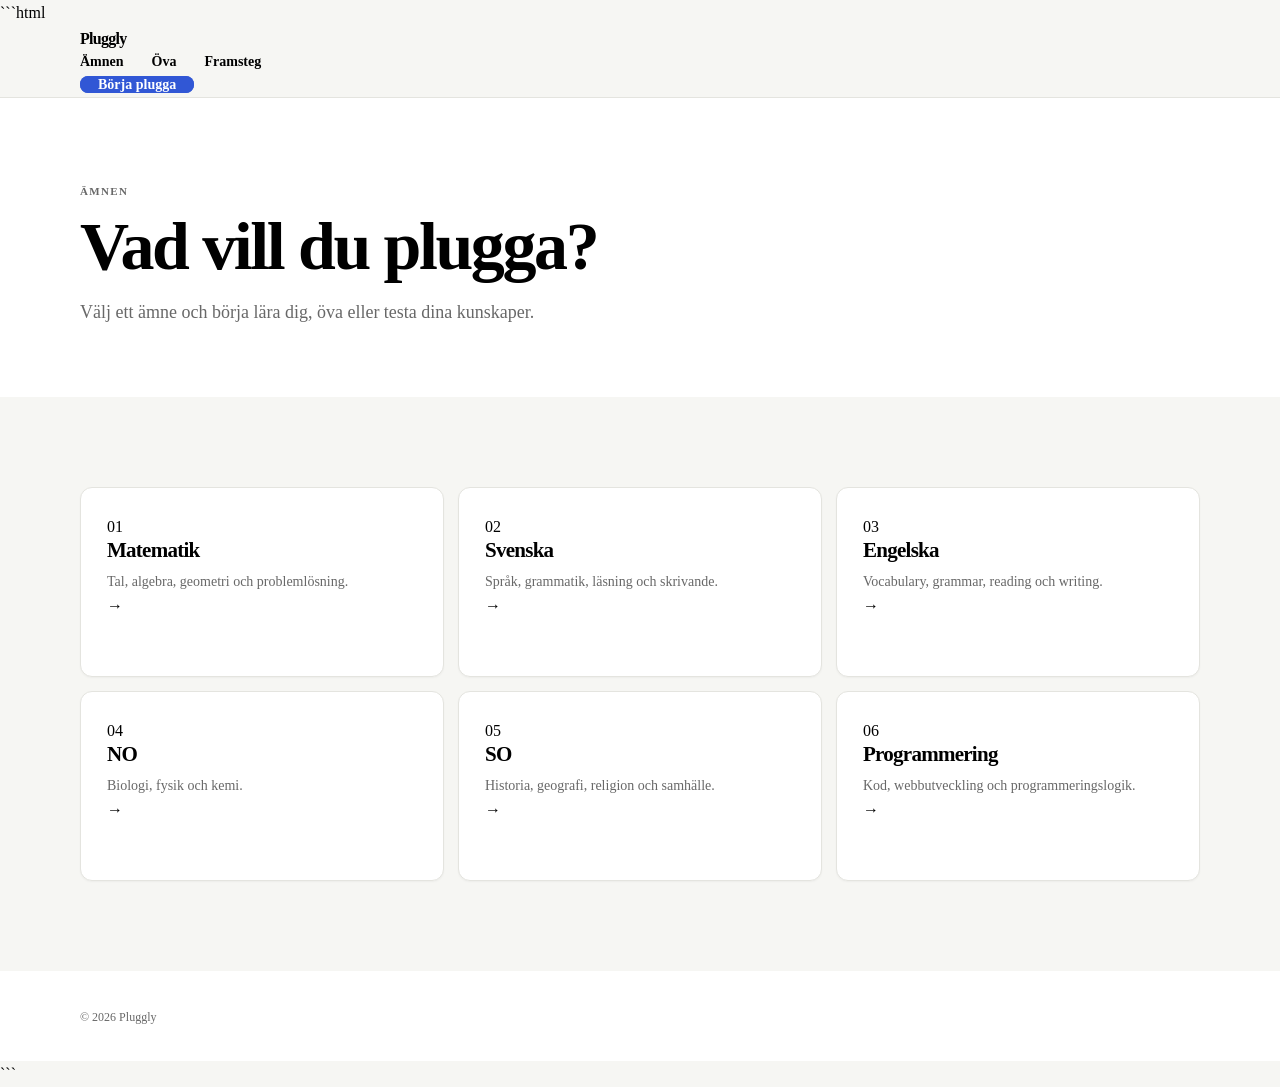
<file: subjects.html>
```html
<!DOCTYPE html>
<html lang="sv">
<head>
    <meta charset="UTF-8">
    <meta name="viewport" content="width=device-width, initial-scale=1.0">
    <title>Ämnen — Pluggly</title>
    <link rel="stylesheet" href="style.css">
</head>

<body>

<header class="navbar">
    <a href="index.html" class="logo">Pluggly</a>

    <nav>
        <a href="subjects.html" class="active">Ämnen</a>
        <a href="quiz.html">Öva</a>
        <a href="index.html#progress">Framsteg</a>
    </nav>

    <a href="subjects.html" class="btn btn-primary">Börja plugga</a>
</header>

<main>

    <section class="page-hero">
        <div class="container">
            <p class="eyebrow">ÄMNEN</p>
            <h1>Vad vill du plugga?</h1>
            <p>
                Välj ett ämne och börja lära dig, öva eller testa dina kunskaper.
            </p>
        </div>
    </section>

    <section class="subjects-section">
        <div class="container">

            <div class="subjects-grid">

                <a href="study.html?subject=matematik" class="subject-card">
                    <span class="subject-number">01</span>
                    <h3>Matematik</h3>
                    <p>Tal, algebra, geometri och problemlösning.</p>
                    <span class="subject-arrow">→</span>
                </a>

                <a href="study.html?subject=svenska" class="subject-card">
                    <span class="subject-number">02</span>
                    <h3>Svenska</h3>
                    <p>Språk, grammatik, läsning och skrivande.</p>
                    <span class="subject-arrow">→</span>
                </a>

                <a href="study.html?subject=engelska" class="subject-card">
                    <span class="subject-number">03</span>
                    <h3>Engelska</h3>
                    <p>Vocabulary, grammar, reading och writing.</p>
                    <span class="subject-arrow">→</span>
                </a>

                <a href="study.html?subject=no" class="subject-card">
                    <span class="subject-number">04</span>
                    <h3>NO</h3>
                    <p>Biologi, fysik och kemi.</p>
                    <span class="subject-arrow">→</span>
                </a>

                <a href="study.html?subject=so" class="subject-card">
                    <span class="subject-number">05</span>
                    <h3>SO</h3>
                    <p>Historia, geografi, religion och samhälle.</p>
                    <span class="subject-arrow">→</span>
                </a>

                <a href="study.html?subject=programmering" class="subject-card">
                    <span class="subject-number">06</span>
                    <h3>Programmering</h3>
                    <p>Kod, webbutveckling och programmeringslogik.</p>
                    <span class="subject-arrow">→</span>
                </a>

            </div>

        </div>
    </section>

</main>

<footer class="footer">
    <div class="container">
        <p>© 2026 Pluggly</p>
    </div>
</footer>

<script src="script.js"></script>

</body>
</html>
```
</file>
<file: style.css>
/* =========================================================
PLUGGLY — GLOBAL STYLES
========================================================= */

:root {
--bg: #f6f6f3;
--surface: #ffffff;
--surface-soft: #f1f1ed;

```
--text: #171717;
--text-secondary: #686868;
--text-muted: #929292;

--border: #e4e4df;
--border-strong: #d7d7d1;

--accent: #3157d5;
--accent-dark: #2444ad;
--accent-soft: #eef2ff;

--success: #287a4b;
--success-soft: #edf7f0;

--danger: #b94343;
--danger-soft: #fdf0f0;

--radius-sm: 8px;
--radius-md: 12px;
--radius-lg: 16px;

--container: 1120px;

--shadow-sm: 0 1px 2px rgba(0, 0, 0, 0.04);
--shadow-md: 0 8px 24px rgba(0, 0, 0, 0.06);
```

}

/* =========================================================
RESET
========================================================= */

* {
  box-sizing: border-box;
  margin: 0;
  padding: 0;
  }

html {
scroll-behavior: smooth;
}

body {
min-height: 100vh;
background: var(--bg);
color: var(--text);

```
font-family:
    Inter,
    -apple-system,
    BlinkMacSystemFont,
    "Segoe UI",
    Roboto,
    Helvetica,
    Arial,
    sans-serif;

font-size: 16px;
line-height: 1.6;

-webkit-font-smoothing: antialiased;
text-rendering: optimizeLegibility;
```

}

a {
color: inherit;
text-decoration: none;
}

button,
a {
-webkit-tap-highlight-color: transparent;
}

button,
input,
textarea,
select {
font: inherit;
}

img {
max-width: 100%;
display: block;
}

/* =========================================================
LAYOUT
========================================================= */

.container {
width: min(calc(100% - 40px), var(--container));
margin-inline: auto;
}

main {
overflow: hidden;
}

section {
width: 100%;
}

/* =========================================================
NAVBAR
========================================================= */

.navbar {
width: 100%;
min-height: 72px;

```
display: flex;
align-items: center;
gap: 32px;

padding: 0 max(20px, calc((100vw - var(--container)) / 2));

background: rgba(246, 246, 243, 0.94);
border-bottom: 1px solid var(--border);

position: sticky;
top: 0;
z-index: 100;

backdrop-filter: blur(12px);
-webkit-backdrop-filter: blur(12px);
```

}

.logo {
flex-shrink: 0;

```
font-size: 21px;
font-weight: 750;
letter-spacing: -0.7px;

color: var(--text);
```

}

.navbar nav {
display: flex;
align-items: center;
gap: 28px;

```
margin-right: auto;
```

}

.navbar nav a {
position: relative;

```
color: var(--text-secondary);

font-size: 14px;
font-weight: 550;

transition:
    color 0.18s ease;
```

}

.navbar nav a:hover {
color: var(--text);
}

.navbar nav a::after {
content: "";

```
position: absolute;
left: 0;
right: 0;
bottom: -8px;

height: 2px;

background: var(--accent);

transform: scaleX(0);
transform-origin: center;

transition:
    transform 0.18s ease;
```

}

.navbar nav a:hover::after {
transform: scaleX(1);
}

/* =========================================================
BUTTONS
========================================================= */

.btn {
min-height: 42px;

```
display: inline-flex;
align-items: center;
justify-content: center;

padding: 0 17px;

border: 1px solid transparent;
border-radius: var(--radius-sm);

font-size: 14px;
font-weight: 650;

cursor: pointer;

transition:
    background 0.18s ease,
    border-color 0.18s ease,
    color 0.18s ease,
    transform 0.18s ease,
    box-shadow 0.18s ease;
```

}

.btn:hover {
transform: translateY(-1px);
}

.btn:active {
transform: translateY(0);
}

.btn-primary {
color: #ffffff;
background: var(--accent);
border-color: var(--accent);
}

.btn-primary:hover {
background: var(--accent-dark);
border-color: var(--accent-dark);
box-shadow: 0 5px 14px rgba(49, 87, 213, 0.18);
}

.btn-secondary {
color: var(--text);
background: var(--surface);
border-color: var(--border-strong);
}

.btn-secondary:hover {
background: var(--surface-soft);
border-color: #c9c9c2;
}

/* =========================================================
TYPOGRAPHY
========================================================= */

h1,
h2,
h3,
h4 {
color: var(--text);
font-weight: 700;
letter-spacing: -0.035em;
line-height: 1.12;
}

h1 {
font-size: clamp(42px, 6vw, 68px);
}

h2 {
font-size: clamp(30px, 4vw, 44px);
}

h3 {
font-size: 21px;
}

p {
color: var(--text-secondary);
}

.eyebrow {
margin-bottom: 10px;

```
color: var(--accent);

font-size: 11px;
font-weight: 750;
letter-spacing: 0.12em;
line-height: 1.3;
```

}

/* =========================================================
HERO
========================================================= */

.hero {
padding: 110px 0 90px;
}

.hero .container {
display: grid;
grid-template-columns: minmax(0, 1fr) minmax(360px, 0.85fr);
align-items: center;
gap: 80px;
}

.hero h1 {
max-width: 720px;
margin-bottom: 24px;
}

.hero p {
max-width: 600px;

```
font-size: 18px;
line-height: 1.7;
```

}

.hero-actions {
display: flex;
align-items: center;
gap: 12px;

```
margin-top: 30px;
```

}

/* =========================================================
PAGE HERO
========================================================= */

.page-hero {
padding: 86px 0 70px;

```
border-bottom: 1px solid var(--border);

background: var(--surface);
```

}

.page-hero h1 {
margin-bottom: 14px;
}

.page-hero p:not(.eyebrow) {
max-width: 680px;
font-size: 18px;
}

/* =========================================================
SECTION HEADERS
========================================================= */

.section-header {
display: flex;
align-items: flex-end;
justify-content: space-between;
gap: 30px;

```
margin-bottom: 34px;
```

}

.section-header h2 {
max-width: 700px;
}

.section-heading {
margin-bottom: 34px;
}

/* =========================================================
GENERAL SECTIONS
========================================================= */

.subjects-section,
.quick-section,
.practice-section,
.modes-section,
.progress-section {
padding: 90px 0;
}

.subjects-section + section,
.quick-section + section,
.practice-section + section {
border-top: 1px solid var(--border);
}

/* =========================================================
SUBJECT GRID
========================================================= */

.subject-grid,
.subjects-grid {
display: grid;
grid-template-columns: repeat(3, 1fr);
gap: 14px;
}

.subject-card {
min-height: 190px;

```
display: flex;
flex-direction: column;
justify-content: space-between;

padding: 26px;

background: var(--surface);
border: 1px solid var(--border);
border-radius: var(--radius-md);

box-shadow: var(--shadow-sm);

transition:
    transform 0.2s ease,
    border-color 0.2s ease,
    box-shadow 0.2s ease;
```

}

.subject-card:hover {
transform: translateY(-3px);

```
border-color: #cfcfc8;

box-shadow: var(--shadow-md);
```

}

.subject-card h3 {
margin-bottom: 8px;
}

.subject-card p {
font-size: 14px;
}

.subject-card .card-arrow {
margin-top: 22px;

```
color: var(--accent);

font-size: 18px;
```

}

/* =========================================================
QUICK CARDS
========================================================= */

.quick-grid {
display: grid;
grid-template-columns: repeat(3, 1fr);
gap: 14px;
}

.quick-card {
padding: 24px;

```
background: var(--surface);
border: 1px solid var(--border);
border-radius: var(--radius-md);

transition:
    transform 0.2s ease,
    border-color 0.2s ease;
```

}

.quick-card:hover {
transform: translateY(-2px);
border-color: var(--border-strong);
}

/* =========================================================
STUDY OVERVIEW
========================================================= */

.study-overview {
padding: 58px 0;

```
background: var(--surface);
border-bottom: 1px solid var(--border);
```

}

.study-overview-grid {
display: grid;
grid-template-columns: 1.3fr 0.7fr;
gap: 70px;
align-items: center;
}

.overview-main h2 {
margin-bottom: 12px;
}

.overview-main > p:last-child {
max-width: 650px;
}

.overview-progress {
padding: 22px;

```
background: var(--bg);
border: 1px solid var(--border);
border-radius: var(--radius-md);
```

}

.progress-top {
display: flex;
justify-content: space-between;
align-items: center;

```
margin-bottom: 12px;

font-size: 14px;
```

}

.progress-top strong {
color: var(--text);
font-size: 14px;
}

.progress-bar {
width: 100%;
height: 7px;

```
overflow: hidden;

background: #e4e4df;
border-radius: 999px;
```

}

.progress-fill {
height: 100%;

```
background: var(--accent);
border-radius: inherit;

transition: width 0.35s ease;
```

}

.progress-note {
display: block;

```
margin-top: 10px;

color: var(--text-muted);

font-size: 12px;
```

}

/* =========================================================
STUDY TOOLS
========================================================= */

.study-tools {
padding: 78px 0;
}

.study-tools-grid {
display: grid;
grid-template-columns: repeat(3, 1fr);
gap: 14px;
}

.study-tool {
min-height: 210px;

```
display: flex;
flex-direction: column;

padding: 26px;

background: var(--surface);
border: 1px solid var(--border);
border-radius: var(--radius-md);

transition:
    transform 0.2s ease,
    border-color 0.2s ease,
    box-shadow 0.2s ease;
```

}

.study-tool:hover {
transform: translateY(-3px);

```
border-color: #cfcfc8;

box-shadow: var(--shadow-md);
```

}

.study-tool h3 {
margin: 7px 0 9px;
}

.study-tool p {
max-width: 290px;

```
font-size: 14px;
```

}

.tool-label {
color: var(--accent);

```
font-size: 10px;
font-weight: 750;
letter-spacing: 0.11em;
```

}

.tool-arrow {
margin-top: auto;
padding-top: 24px;

```
color: var(--accent);

font-size: 18px;
```

}

/* =========================================================
CHAPTERS
========================================================= */

.chapters-section {
padding: 82px 0;

```
border-top: 1px solid var(--border);
```

}

.chapter-count {
flex-shrink: 0;

```
padding: 6px 10px;

color: var(--text-secondary);

background: var(--surface);
border: 1px solid var(--border);

border-radius: 999px;

font-size: 12px;
font-weight: 600;
```

}

.chapter-list {
display: flex;
flex-direction: column;
gap: 12px;
}

.chapter-card {
display: grid;
grid-template-columns: 62px 1fr;

```
background: var(--surface);
border: 1px solid var(--border);
border-radius: var(--radius-md);

overflow: hidden;

transition:
    border-color 0.2s ease,
    box-shadow 0.2s ease,
    transform 0.2s ease;
```

}

.chapter-card:hover {
transform: translateY(-1px);

```
border-color: #cecec8;
box-shadow: var(--shadow-sm);
```

}

.chapter-number {
display: flex;
justify-content: center;
align-items: flex-start;

```
padding-top: 28px;

color: var(--text-muted);

font-size: 12px;
font-weight: 700;
```

}

.chapter-content {
padding: 25px 28px 22px;

```
border-left: 1px solid var(--border);
```

}

.chapter-heading {
display: flex;
justify-content: space-between;
align-items: flex-start;
gap: 25px;
}

.chapter-heading h3 {
margin-bottom: 7px;
}

.chapter-heading p {
max-width: 700px;

```
font-size: 14px;
```

}

.chapter-status {
flex-shrink: 0;

```
color: var(--text-muted);

font-size: 12px;
font-weight: 600;
```

}

.chapter-progress {
display: flex;
align-items: center;
gap: 14px;

```
margin-top: 20px;

color: var(--text-muted);

font-size: 12px;
```

}

.chapter-bar {
flex: 1;

```
height: 5px;

overflow: hidden;

background: #e7e7e2;
border-radius: 999px;
```

}

.chapter-fill {
height: 100%;

```
background: var(--accent);
border-radius: inherit;
```

}

.lesson-preview {
display: grid;
grid-template-columns: 28px 1fr auto;
align-items: center;
gap: 10px;

```
margin-top: 18px;
padding-top: 15px;

border-top: 1px solid var(--border);

color: var(--text-secondary);

font-size: 13px;
```

}

a.lesson-preview {
transition: color 0.18s ease;
}

a.lesson-preview:hover {
color: var(--accent);
}

.lesson-preview > span:first-child {
color: var(--text-muted);
font-size: 11px;
}

.lesson-arrow {
color: var(--accent);
font-size: 17px;
}

/* =========================================================
STUDY BOTTOM CTA
========================================================= */

.study-bottom {
padding: 80px 0;

```
border-top: 1px solid var(--border);

background: var(--surface);
```

}

.study-bottom-inner {
display: flex;
align-items: center;
justify-content: space-between;
gap: 40px;
}

.study-bottom h2 {
margin-bottom: 10px;
}

.study-bottom p {
font-size: 14px;
}

/* =========================================================
PRACTICE / WEAKNESS
========================================================= */

.practice-grid {
display: grid;
grid-template-columns: 1fr 1fr;
gap: 50px;
align-items: center;
}

.skill-list {
display: flex;
flex-direction: column;
gap: 20px;
}

.skill-row {
display: grid;
grid-template-columns: 120px 1fr 45px;
align-items: center;
gap: 14px;
}

.skill-name,
.skill-percent {
font-size: 13px;
}

.skill-percent {
text-align: right;
color: var(--text-muted);
}

.skill-bar {
height: 6px;

```
overflow: hidden;

background: #e4e4df;
border-radius: 999px;
```

}

.skill-fill {
height: 100%;
background: var(--accent);
border-radius: inherit;
}

.practice-card {
padding: 30px;

```
background: var(--surface);
border: 1px solid var(--border);
border-radius: var(--radius-md);
```

}

/* =========================================================
STUDY MODES
========================================================= */

.study-modes,
.modes-section {
padding: 90px 0;
}

.study-modes-grid,
.modes-grid {
display: grid;
grid-template-columns: repeat(4, 1fr);
gap: 12px;
}

.study-mode,
.mode-card {
padding: 24px;

```
background: var(--surface);
border: 1px solid var(--border);
border-radius: var(--radius-md);

transition:
    transform 0.2s ease,
    border-color 0.2s ease;
```

}

.study-mode:hover,
.mode-card:hover {
transform: translateY(-2px);
border-color: var(--border-strong);
}

/* =========================================================
QUIZ
========================================================= */

.quiz-page {
padding: 80px 0;
}

.quiz-wrapper {
width: min(100%, 760px);
margin: 0 auto;
}

.quiz-card {
padding: 34px;

```
background: var(--surface);
border: 1px solid var(--border);
border-radius: var(--radius-lg);

box-shadow: var(--shadow-sm);
```

}

.quiz-top {
display: flex;
align-items: center;
justify-content: space-between;

```
margin-bottom: 28px;

color: var(--text-muted);
font-size: 13px;
```

}

.quiz-progress {
width: 100%;
height: 5px;

```
margin-bottom: 34px;

overflow: hidden;

background: #e5e5e0;
border-radius: 999px;
```

}

.quiz-progress-fill {
height: 100%;
background: var(--accent);
}

.quiz-card h2 {
margin-bottom: 28px;

```
font-size: clamp(25px, 4vw, 34px);
```

}

.answers {
display: grid;
gap: 10px;
}

.answer {
width: 100%;

```
padding: 16px 18px;

text-align: left;

color: var(--text);

background: var(--surface);
border: 1px solid var(--border-strong);
border-radius: var(--radius-sm);

cursor: pointer;

transition:
    border-color 0.18s ease,
    background 0.18s ease,
    transform 0.18s ease;
```

}

.answer:hover {
background: var(--surface-soft);
border-color: #c5c5be;
transform: translateY(-1px);
}

.answer.correct {
color: var(--success);
background: var(--success-soft);
border-color: #a9d1b8;
}

.answer.wrong {
color: var(--danger);
background: var(--danger-soft);
border-color: #e5b1b1;
}

.quiz-result {
padding: 28px;

```
text-align: center;

background: var(--surface);
border: 1px solid var(--border);
border-radius: var(--radius-md);
```

}

/* =========================================================
FLASHCARDS
========================================================= */

.flashcards-page {
padding: 80px 0;
}

.flashcards-wrapper {
width: min(100%, 680px);
margin: 0 auto;
}

.flashcard {
width: 100%;
min-height: 360px;

```
perspective: 1000px;

cursor: pointer;
```

}

.flashcard-inner {
position: relative;

```
width: 100%;
height: 360px;

transition: transform 0.55s ease;
transform-style: preserve-3d;
```

}

.flashcard.flipped .flashcard-inner {
transform: rotateY(180deg);
}

.flashcard-front,
.flashcard-back {
position: absolute;
inset: 0;

```
display: flex;
align-items: center;
justify-content: center;

padding: 40px;

text-align: center;

background: var(--surface);
border: 1px solid var(--border);
border-radius: var(--radius-lg);

backface-visibility: hidden;
-webkit-backface-visibility: hidden;

box-shadow: var(--shadow-sm);
```

}

.flashcard-front h2,
.flashcard-back h2 {
max-width: 540px;
}

.flashcard-back {
transform: rotateY(180deg);
}

.flashcard-controls {
display: flex;
justify-content: center;
gap: 10px;

```
margin-top: 18px;
```

}

/* =========================================================
PROGRESS
========================================================= */

.progress-grid {
display: grid;
grid-template-columns: 1fr 1fr;
gap: 16px;
}

.progress-card {
padding: 28px;

```
background: var(--surface);
border: 1px solid var(--border);
border-radius: var(--radius-md);
```

}

/* =========================================================
CTA
========================================================= */

.cta {
padding: 90px 0;
}

.cta-inner {
padding: 55px;

```
background: var(--surface);
border: 1px solid var(--border);
border-radius: var(--radius-lg);

text-align: center;
```

}

.cta-inner h2 {
margin-bottom: 14px;
}

.cta-inner p {
max-width: 560px;
margin: 0 auto 26px;
}

/* =========================================================
FOOTER
========================================================= */

.footer {
padding: 34px 0;

```
border-top: 1px solid var(--border);

background: var(--surface);
```

}

.footer-inner {
display: flex;
align-items: center;
justify-content: space-between;
gap: 30px;
}

.footer strong {
font-size: 15px;
}

.footer p {
margin-top: 3px;
font-size: 12px;
}

.footer-links {
display: flex;
gap: 22px;
}

.footer-links a {
color: var(--text-secondary);
font-size: 13px;
}

.footer-links a:hover {
color: var(--text);
}

/* =========================================================
SEARCH
========================================================= */

.search {
width: 100%;

```
padding: 13px 15px;

color: var(--text);

background: var(--surface);
border: 1px solid var(--border-strong);
border-radius: var(--radius-sm);

outline: none;

transition:
    border-color 0.18s ease,
    box-shadow 0.18s ease;
```

}

.search:focus {
border-color: var(--accent);

```
box-shadow:
    0 0 0 3px rgba(49, 87, 213, 0.1);
```

}

/* =========================================================
TOAST
========================================================= */

.toast {
position: fixed;

```
left: 50%;
bottom: 24px;

z-index: 200;

transform: translate(-50%, 20px);

padding: 11px 15px;

color: #ffffff;

background: #202020;
border-radius: var(--radius-sm);

font-size: 13px;

opacity: 0;
pointer-events: none;

transition:
    opacity 0.2s ease,
    transform 0.2s ease;
```

}

.toast.show {
opacity: 1;
transform: translate(-50%, 0);
}

/* =========================================================
REVEAL
========================================================= */

.reveal {
opacity: 0;
transform: translateY(12px);

```
transition:
    opacity 0.5s ease,
    transform 0.5s ease;
```

}

.reveal.visible {
opacity: 1;
transform: translateY(0);
}

/* =========================================================
FOCUS
========================================================= */

a:focus-visible,
button:focus-visible,
input:focus-visible,
textarea:focus-visible,
select:focus-visible {
outline: 3px solid rgba(49, 87, 213, 0.25);
outline-offset: 3px;
}

/* =========================================================
MOBILE
========================================================= */

@media (max-width: 900px) {

```
.hero .container {
    grid-template-columns: 1fr;
    gap: 45px;
}

.study-overview-grid {
    grid-template-columns: 1fr;
    gap: 30px;
}

.subject-grid,
.subjects-grid,
.quick-grid,
.study-tools-grid {
    grid-template-columns: repeat(2, 1fr);
}

.study-modes-grid,
.modes-grid {
    grid-template-columns: repeat(2, 1fr);
}

.practice-grid,
.progress-grid {
    grid-template-columns: 1fr;
}
```

}

@media (max-width: 650px) {

```
.container {
    width: min(calc(100% - 28px), var(--container));
}

.navbar {
    min-height: 64px;

    gap: 16px;

    padding-inline: 14px;
}

.navbar nav {
    display: none;
}

.navbar .btn {
    margin-left: auto;
}

.hero {
    padding: 70px 0 60px;
}

.page-hero {
    padding: 62px 0 52px;
}

.subjects-section,
.quick-section,
.practice-section,
.modes-section,
.progress-section,
.study-tools,
.chapters-section {
    padding: 60px 0;
}

.subject-grid,
.subjects-grid,
.quick-grid,
.study-tools-grid {
    grid-template-columns: 1fr;
}

.study-modes-grid,
.modes-grid {
    grid-template-columns: 1fr;
}

.section-header {
    align-items: flex-start;
    flex-direction: column;
    gap: 12px;
}

.chapter-card {
    grid-template-columns: 42px 1fr;
}

.chapter-number {
    padding-top: 25px;
    font-size: 10px;
}

.chapter-content {
    padding: 22px 18px 18px;
}

.chapter-heading {
    flex-direction: column;
    gap: 8px;
}

.chapter-progress {
    flex-direction: column;
    align-items: stretch;
    gap: 7px;
}

.lesson-preview {
    grid-template-columns: 24px 1fr auto;
}

.study-bottom-inner {
    align-items: flex-start;
    flex-direction: column;
}

.study-bottom-inner .btn {
    width: 100%;
}

.hero-actions {
    flex-direction: column;
    align-items: stretch;
}

.hero-actions .btn {
    width: 100%;
}

.footer-inner {
    align-items: flex-start;
    flex-direction: column;
}

.footer-links {
    flex-wrap: wrap;
}

.quiz-card {
    padding: 22px;
}

.flashcard-front,
.flashcard-back {
    padding: 25px;
}

.flashcard,
.flashcard-inner {
    min-height: 300px;
    height: 300px;
}

.skill-row {
    grid-template-columns: 90px 1fr 40px;
    gap: 9px;
}
```

}

/* =========================================================
REDUCED MOTION
========================================================= */

@media (prefers-reduced-motion: reduce) {

```
html {
    scroll-behavior: auto;
}

*,
*::before,
*::after {
    transition-duration: 0.01ms !important;
    animation-duration: 0.01ms !important;
}
```

}
</file>
